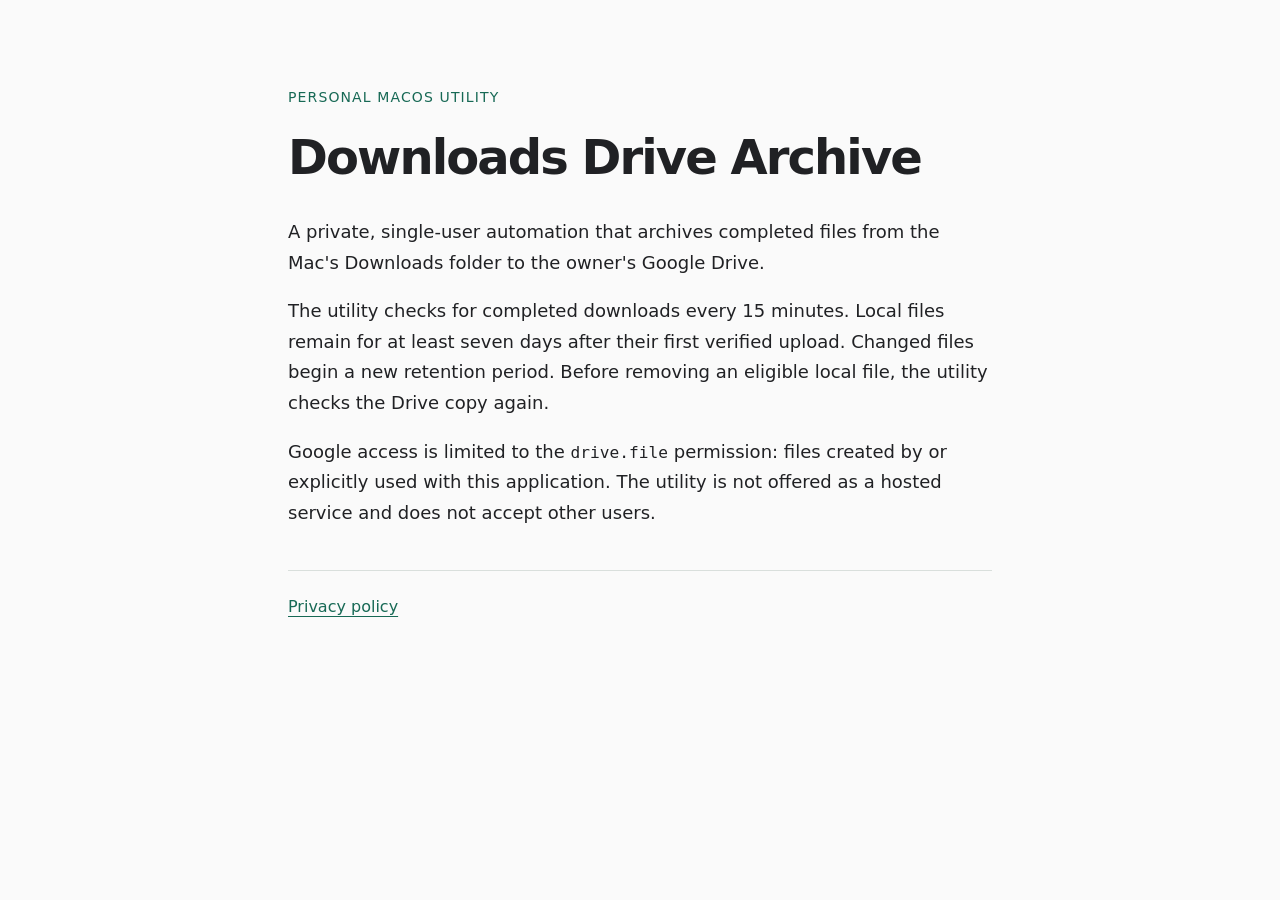
<file: index.html>
<!doctype html>
<html lang="en">
<meta charset="utf-8">
<meta name="viewport" content="width=device-width,initial-scale=1">
<title>Downloads Drive Archive</title>
<link rel="stylesheet" href="style.css">
<main>
<p class="eyebrow">Personal macOS utility</p>
<h1>Downloads Drive Archive</h1>
<p>A private, single-user automation that archives completed files from the Mac's Downloads folder to the owner's Google Drive.</p>
<p>The utility checks for completed downloads every 15 minutes. Local files remain for at least seven days after their first verified upload. Changed files begin a new retention period. Before removing an eligible local file, the utility checks the Drive copy again.</p>
<p>Google access is limited to the <code>drive.file</code> permission: files created by or explicitly used with this application. The utility is not offered as a hosted service and does not accept other users.</p>
<nav aria-label="Policies"><a href="privacy.html">Privacy policy</a></nav>
</main>
</html>
</file>
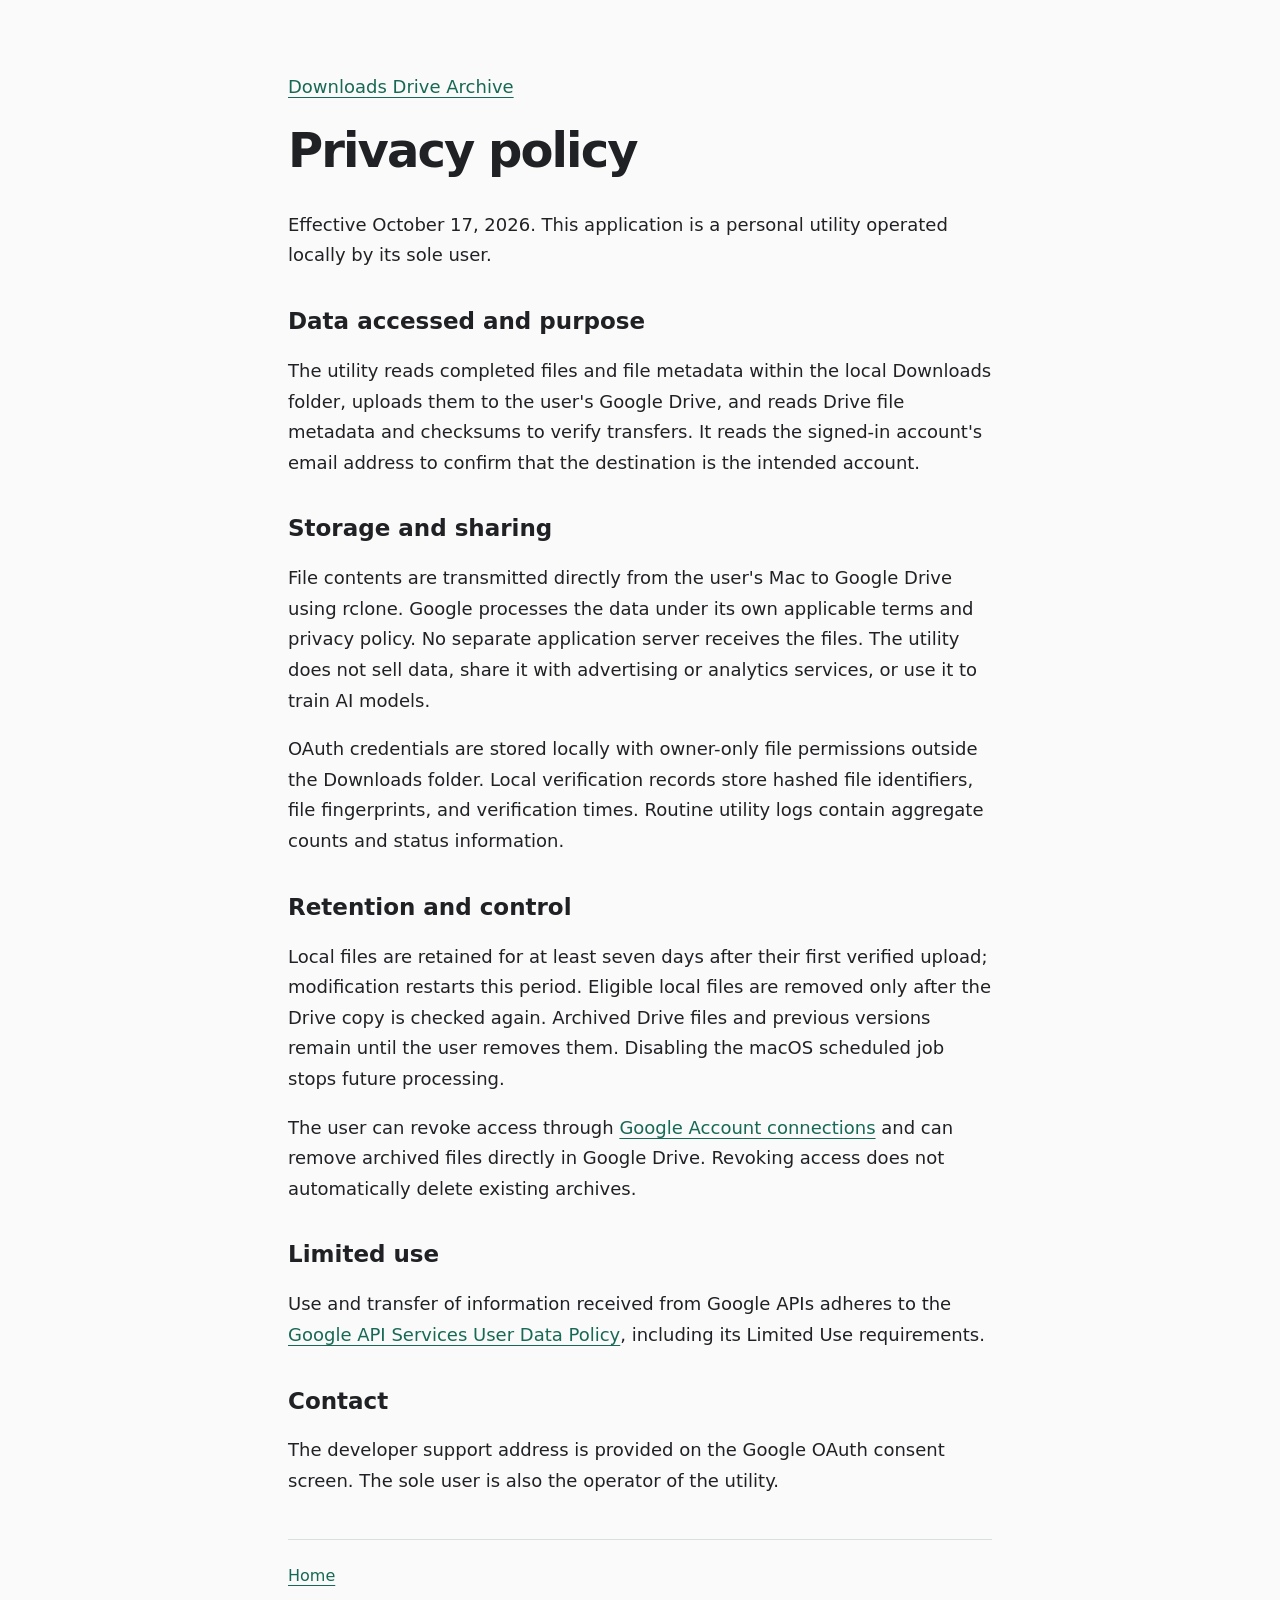
<file: privacy.html>
<!doctype html>
<html lang="en">
<meta charset="utf-8">
<meta name="viewport" content="width=device-width,initial-scale=1">
<title>Privacy — Downloads Drive Archive</title>
<link rel="stylesheet" href="style.css">
<main>
<a href="index.html">Downloads Drive Archive</a>
<h1>Privacy policy</h1>
<p>Effective October 17, 2026. This application is a personal utility operated locally by its sole user.</p>
<h2>Data accessed and purpose</h2>
<p>The utility reads completed files and file metadata within the local Downloads folder, uploads them to the user's Google Drive, and reads Drive file metadata and checksums to verify transfers. It reads the signed-in account's email address to confirm that the destination is the intended account.</p>
<h2>Storage and sharing</h2>
<p>File contents are transmitted directly from the user's Mac to Google Drive using rclone. Google processes the data under its own applicable terms and privacy policy. No separate application server receives the files. The utility does not sell data, share it with advertising or analytics services, or use it to train AI models.</p>
<p>OAuth credentials are stored locally with owner-only file permissions outside the Downloads folder. Local verification records store hashed file identifiers, file fingerprints, and verification times. Routine utility logs contain aggregate counts and status information.</p>
<h2>Retention and control</h2>
<p>Local files are retained for at least seven days after their first verified upload; modification restarts this period. Eligible local files are removed only after the Drive copy is checked again. Archived Drive files and previous versions remain until the user removes them. Disabling the macOS scheduled job stops future processing.</p>
<p>The user can revoke access through <a href="https://myaccount.google.com/connections">Google Account connections</a> and can remove archived files directly in Google Drive. Revoking access does not automatically delete existing archives.</p>
<h2>Limited use</h2>
<p>Use and transfer of information received from Google APIs adheres to the <a href="https://developers.google.com/terms/api-services-user-data-policy">Google API Services User Data Policy</a>, including its Limited Use requirements.</p>
<h2>Contact</h2>
<p>The developer support address is provided on the Google OAuth consent screen. The sole user is also the operator of the utility.</p>
<nav aria-label="Policies"><a href="index.html">Home</a></nav>
</main>
</html>
</file>
<file: style.css>
:root { color-scheme: light dark; --ink: #202124; --paper: #fafafa; --accent: #176955; --line: #d9dfdc; }
* { box-sizing: border-box; }
body { margin: 0; background: var(--paper); color: var(--ink); font: 18px/1.7 system-ui, sans-serif; }
main { max-width: 760px; padding: 72px 28px; margin: auto; }
h1 { font-size: clamp(32px, 6vw, 48px); line-height: 1.15; letter-spacing: -.04em; margin: 20px 0 32px; }
h2 { font-size: 23px; line-height: 1.3; margin-top: 36px; }
a { color: var(--accent); text-underline-offset: 4px; }
code { font-size: .9em; }
.eyebrow { color: var(--accent); font-size: 14px; letter-spacing: .08em; text-transform: uppercase; }
nav { display: flex; gap: 24px; border-top: 1px solid var(--line); margin-top: 42px; padding-top: 22px; font-size: 16px; }
@media (prefers-color-scheme: dark) { :root { --ink: #e5e7e6; --paper: #151917; --accent: #8dd4bb; --line: #37443d; } }
</file>
